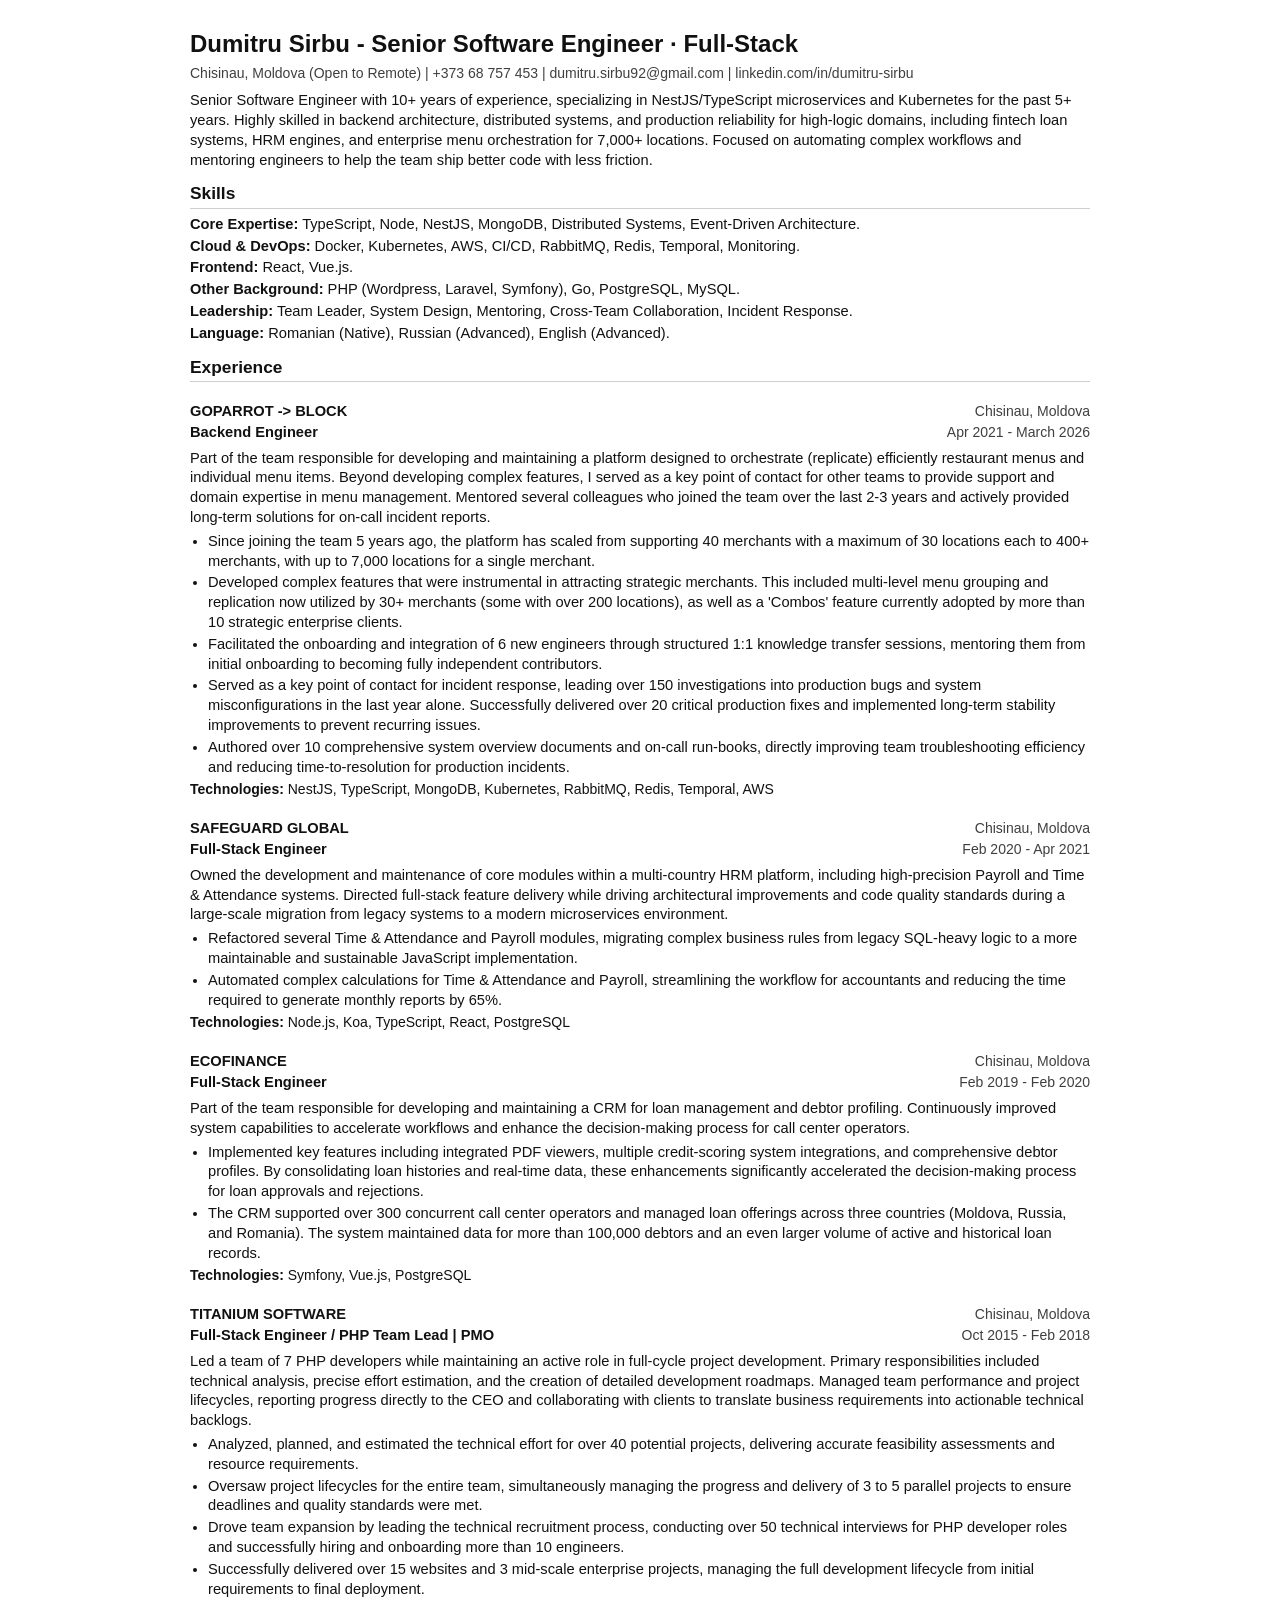
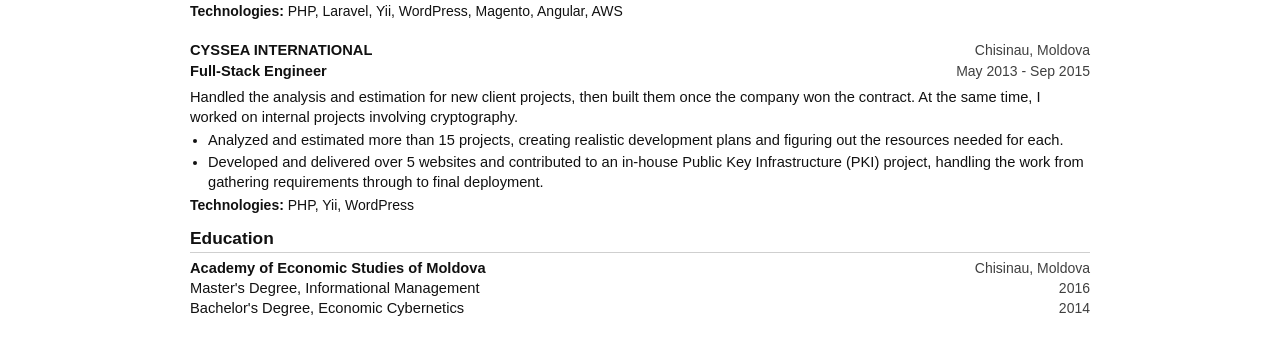
<file: index.html>
<!doctype html>
<html lang="en">
  <head>
    <meta charset="UTF-8" />
    <meta name="viewport" content="width=device-width, initial-scale=1.0" />
    <title>Dumitru Sirbu - Senior Software Engineer · Full-Stack</title>
    <link rel="stylesheet" href="css/harvard-cv.css" />
  </head>
  <body>
    <div class="page">
      <h1>Dumitru Sirbu - Senior Software Engineer · Full-Stack</h1>
      <div class="contact">
        Chisinau, Moldova (Open to Remote) | +373 68 757 453 |
        <a href="mailto:dumitru.sirbu92@gmail.com">dumitru.sirbu92@gmail.com</a>
        |
        <a href="https://linkedin.com/in/dumitru-sirbu"
          >linkedin.com/in/dumitru-sirbu</a
        >
      </div>
      <p class="summary">
        Senior Software Engineer with 10+ years of experience, specializing in
        NestJS/TypeScript microservices and Kubernetes for the past 5+ years.
        Highly skilled in backend architecture, distributed systems, and
        production reliability for high-logic domains, including fintech loan
        systems, HRM engines, and enterprise menu orchestration for 7,000+
        locations. Focused on automating complex workflows and mentoring
        engineers to help the team ship better code with less friction.
      </p>

      <section class="section">
        <h2>Skills</h2>
        <p class="skills-line">
          <strong>Core Expertise:</strong> TypeScript, Node, NestJS, MongoDB,
          Distributed Systems, Event-Driven Architecture.
        </p>
        <p class="skills-line">
          <strong>Cloud &amp; DevOps:</strong> Docker, Kubernetes, AWS, CI/CD,
          RabbitMQ, Redis, Temporal, Monitoring.
        </p>
        <p class="skills-line"><strong>Frontend:</strong> React, Vue.js.</p>
        <p class="skills-line">
          <strong>Other Background:</strong> PHP (Wordpress, Laravel, Symfony),
          Go, PostgreSQL, MySQL.
        </p>
        <p class="skills-line">
          <strong>Leadership:</strong> Team Leader, System Design, Mentoring,
          Cross-Team Collaboration, Incident Response.
        </p>
        <p class="skills-line">
          <strong>Language:</strong> Romanian (Native), Russian (Advanced),
          English (Advanced).
        </p>
      </section>

      <section class="section">
        <h2>Experience</h2>

        <div class="role">
          <div class="role-header">
            <div class="role-title">GOPARROT -&gt; BLOCK</div>
            <div class="role-location">Chisinau, Moldova</div>
          </div>
          <div class="role-subheader">
            <div class="role-name">Backend Engineer</div>
            <div class="role-period">Apr 2021 - March 2026</div>
          </div>
          <p>
            Part of the team responsible for developing and maintaining a
            platform designed to orchestrate (replicate) efficiently restaurant
            menus and individual menu items. Beyond developing complex features,
            I served as a key point of contact for other teams to provide
            support and domain expertise in menu management. Mentored several
            colleagues who joined the team over the last 2-3 years and actively
            provided long-term solutions for on-call incident reports.
          </p>
          <ul>
            <li>
              Since joining the team 5 years ago, the platform has scaled from
              supporting 40 merchants with a maximum of 30 locations each to
              400+ merchants, with up to 7,000 locations for a single merchant.
            </li>
            <li>
              Developed complex features that were instrumental in attracting
              strategic merchants. This included multi-level menu grouping and
              replication now utilized by 30+ merchants (some with over 200
              locations), as well as a 'Combos' feature currently adopted by
              more than 10 strategic enterprise clients.
            </li>
            <li>
              Facilitated the onboarding and integration of 6 new engineers
              through structured 1:1 knowledge transfer sessions, mentoring them
              from initial onboarding to becoming fully independent
              contributors.
            </li>
            <li>
              Served as a key point of contact for incident response, leading
              over 150 investigations into production bugs and system
              misconfigurations in the last year alone. Successfully delivered
              over 20 critical production fixes and implemented long-term
              stability improvements to prevent recurring issues.
            </li>
            <li>
              Authored over 10 comprehensive system overview documents and
              on-call run-books, directly improving team troubleshooting
              efficiency and reducing time-to-resolution for production
              incidents.
            </li>
          </ul>
          <div class="tech">
            <strong>Technologies:</strong> NestJS, TypeScript, MongoDB,
            Kubernetes, RabbitMQ, Redis, Temporal, AWS
          </div>
        </div>

        <div class="role">
          <div class="role-header">
            <div class="role-title">SAFEGUARD GLOBAL</div>
            <div class="role-location">Chisinau, Moldova</div>
          </div>
          <div class="role-subheader">
            <div class="role-name">Full-Stack Engineer</div>
            <div class="role-period">Feb 2020 - Apr 2021</div>
          </div>
          <p>
            Owned the development and maintenance of core modules within a
            multi-country HRM platform, including high-precision Payroll and
            Time &amp; Attendance systems. Directed full-stack feature delivery
            while driving architectural improvements and code quality standards
            during a large-scale migration from legacy systems to a modern
            microservices environment.
          </p>
          <ul>
            <li>
              Refactored several Time &amp; Attendance and Payroll modules,
              migrating complex business rules from legacy SQL-heavy logic to a
              more maintainable and sustainable JavaScript implementation.
            </li>
            <li>
              Automated complex calculations for Time &amp; Attendance and
              Payroll, streamlining the workflow for accountants and reducing
              the time required to generate monthly reports by 65%.
            </li>
          </ul>
          <div class="tech">
            <strong>Technologies:</strong> Node.js, Koa, TypeScript, React,
            PostgreSQL
          </div>
        </div>

        <div class="role">
          <div class="role-header">
            <div class="role-title">ECOFINANCE</div>
            <div class="role-location">Chisinau, Moldova</div>
          </div>
          <div class="role-subheader">
            <div class="role-name">Full-Stack Engineer</div>
            <div class="role-period">Feb 2019 - Feb 2020</div>
          </div>
          <p>
            Part of the team responsible for developing and maintaining a CRM
            for loan management and debtor profiling. Continuously improved
            system capabilities to accelerate workflows and enhance the
            decision-making process for call center operators.
          </p>
          <ul>
            <li>
              Implemented key features including integrated PDF viewers,
              multiple credit-scoring system integrations, and comprehensive
              debtor profiles. By consolidating loan histories and real-time
              data, these enhancements significantly accelerated the
              decision-making process for loan approvals and rejections.
            </li>
            <li>
              The CRM supported over 300 concurrent call center operators and
              managed loan offerings across three countries (Moldova, Russia,
              and Romania). The system maintained data for more than 100,000
              debtors and an even larger volume of active and historical loan
              records.
            </li>
          </ul>
          <div class="tech">
            <strong>Technologies:</strong> Symfony, Vue.js, PostgreSQL
          </div>
        </div>

        <div class="role">
          <div class="role-header">
            <div class="role-title">TITANIUM SOFTWARE</div>
            <div class="role-location">Chisinau, Moldova</div>
          </div>
          <div class="role-subheader">
            <div class="role-name">
              Full-Stack Engineer / PHP Team Lead | PMO
            </div>
            <div class="role-period">Oct 2015 - Feb 2018</div>
          </div>
          <p>
            Led a team of 7 PHP developers while maintaining an active role in
            full-cycle project development. Primary responsibilities included
            technical analysis, precise effort estimation, and the creation of
            detailed development roadmaps. Managed team performance and project
            lifecycles, reporting progress directly to the CEO and collaborating
            with clients to translate business requirements into actionable
            technical backlogs.
          </p>
          <ul>
            <li>
              Analyzed, planned, and estimated the technical effort for over 40
              potential projects, delivering accurate feasibility assessments
              and resource requirements.
            </li>
            <li>
              Oversaw project lifecycles for the entire team, simultaneously
              managing the progress and delivery of 3 to 5 parallel projects to
              ensure deadlines and quality standards were met.
            </li>
            <li>
              Drove team expansion by leading the technical recruitment process,
              conducting over 50 technical interviews for PHP developer roles
              and successfully hiring and onboarding more than 10 engineers.
            </li>
            <li>
              Successfully delivered over 15 websites and 3 mid-scale enterprise
              projects, managing the full development lifecycle from initial
              requirements to final deployment.
            </li>
          </ul>
          <div class="tech">
            <strong>Technologies:</strong> PHP, Laravel, Yii, WordPress,
            Magento, Angular, AWS
          </div>
        </div>

        <div class="role">
          <div class="role-header">
            <div class="role-title">CYSSEA INTERNATIONAL</div>
            <div class="role-location">Chisinau, Moldova</div>
          </div>
          <div class="role-subheader">
            <div class="role-name">Full-Stack Engineer</div>
            <div class="role-period">May 2013 - Sep 2015</div>
          </div>
          <p>
            Handled the analysis and estimation for new client projects, then
            built them once the company won the contract. At the same time, I
            worked on internal projects involving cryptography.
          </p>
          <ul>
            <li>
              Analyzed and estimated more than 15 projects, creating realistic
              development plans and figuring out the resources needed for each.
            </li>
            <li>
              Developed and delivered over 5 websites and contributed to an
              in-house Public Key Infrastructure (PKI) project, handling the
              work from gathering requirements through to final deployment.
            </li>
          </ul>
          <div class="tech">
            <strong>Technologies:</strong> PHP, Yii, WordPress
          </div>
        </div>
      </section>

      <section class="section">
        <h2>Education</h2>
        <div class="edu-row">
          <strong>Academy of Economic Studies of Moldova</strong>
          <span class="muted">Chisinau, Moldova</span>
        </div>
        <div class="edu-row">
          <span>Master's Degree, Informational Management</span>
          <span class="muted">2016</span>
        </div>
        <div class="edu-row">
          <span>Bachelor's Degree, Economic Cybernetics</span>
          <span class="muted">2014</span>
        </div>
      </section>
    </div>
  </body>
</html>
</file>
<file: css/harvard-cv.css>
:root {
  --ink: #111;
  --muted: #3f3f3f;
  --rule: #cfcfcf;
  --page-width: 900px;
}

* {
  box-sizing: border-box;
}

body {
  margin: 0;
  padding: 28px 26px;
  font-family: Calibri, Arial, Helvetica, sans-serif;
  font-size: 11pt;
  color: var(--ink);
  background: #fff;
  line-height: 1.35;
}

.page {
  max-width: var(--page-width);
  margin: 0 auto;
}

h1 {
  margin: 0;
  font-size: 18pt;
  font-weight: 700;
}

.contact {
  margin-top: 4px;
  color: var(--muted);
  font-size: 10.5pt;
}

.contact a {
  color: inherit;
  text-decoration: none;
}

.summary {
  margin-top: 8px;
}

.section {
  margin-top: 12px;
}

.section h2 {
  margin: 0 0 6px 0;
  font-size: 13pt;
  font-weight: 700;
  border-bottom: 1px solid var(--rule);
  padding-bottom: 2px;
  text-transform: none;
}

p {
  margin: 3px 0;
}

.skills-line {
  margin: 2px 0;
}

.role {
  margin-top: 20px;
}

.role-header {
  display: flex;
  justify-content: space-between;
  gap: 12px;
  align-items: baseline;
}

.role-title {
  font-weight: 700;
}

.role-location {
  color: var(--muted);
  white-space: nowrap;
  font-size: 10.5pt;
}

.role-subheader {
  display: flex;
  justify-content: space-between;
  gap: 12px;
  margin-top: 1px;
  margin-bottom: 6px;
}

.role-name {
  font-weight: 700;
}

.role-period {
  color: var(--muted);
  white-space: nowrap;
  font-size: 10.5pt;
}

ul {
  margin: 4px 0 0 18px;
  padding: 0;
}

li {
  margin: 2px 0;
}

.tech {
  margin-top: 3px;
  font-size: 10.5pt;
}

.tech strong {
  font-weight: 700;
}

.edu-row {
  display: flex;
  justify-content: space-between;
  gap: 12px;
  align-items: baseline;
}

.muted {
  color: var(--muted);
  font-size: 10.5pt;
}

@media print {
  body {
    padding: 0;
  }
  .page {
    max-width: 100%;
  }
}
</file>
